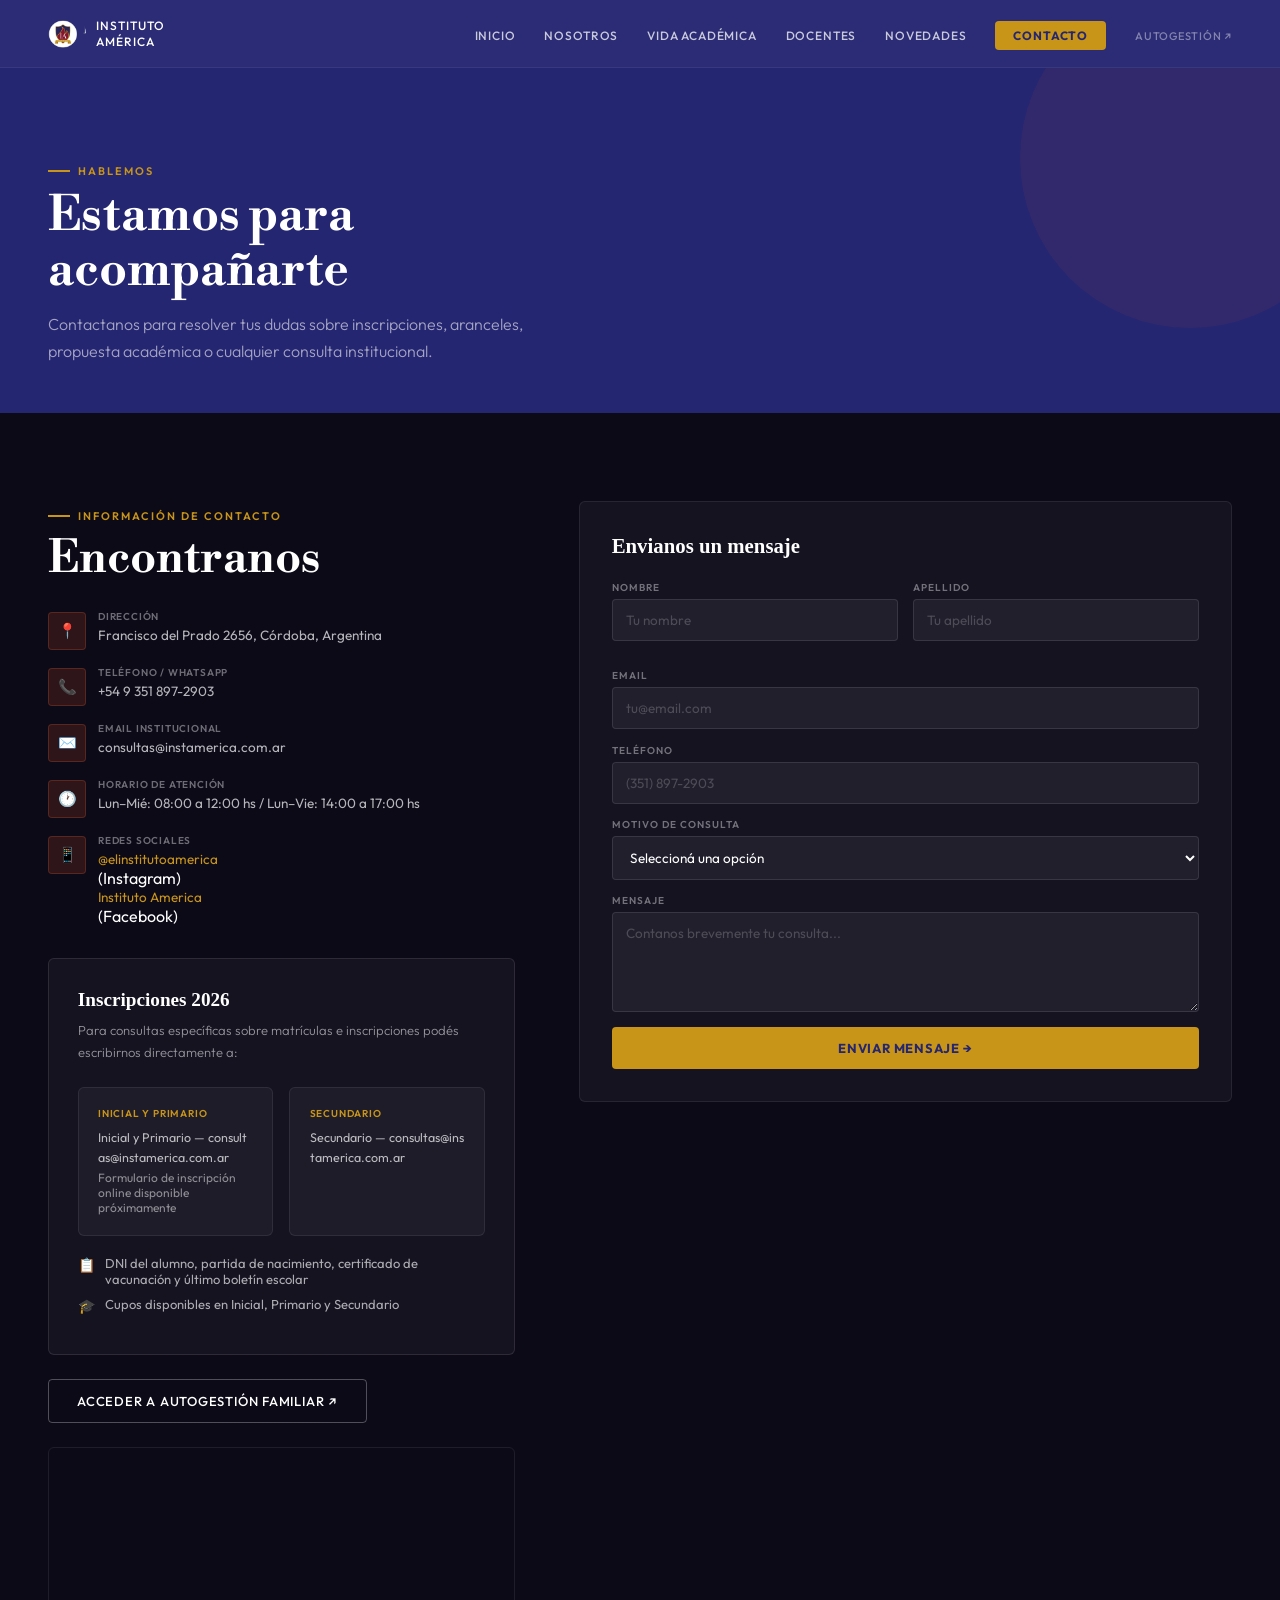
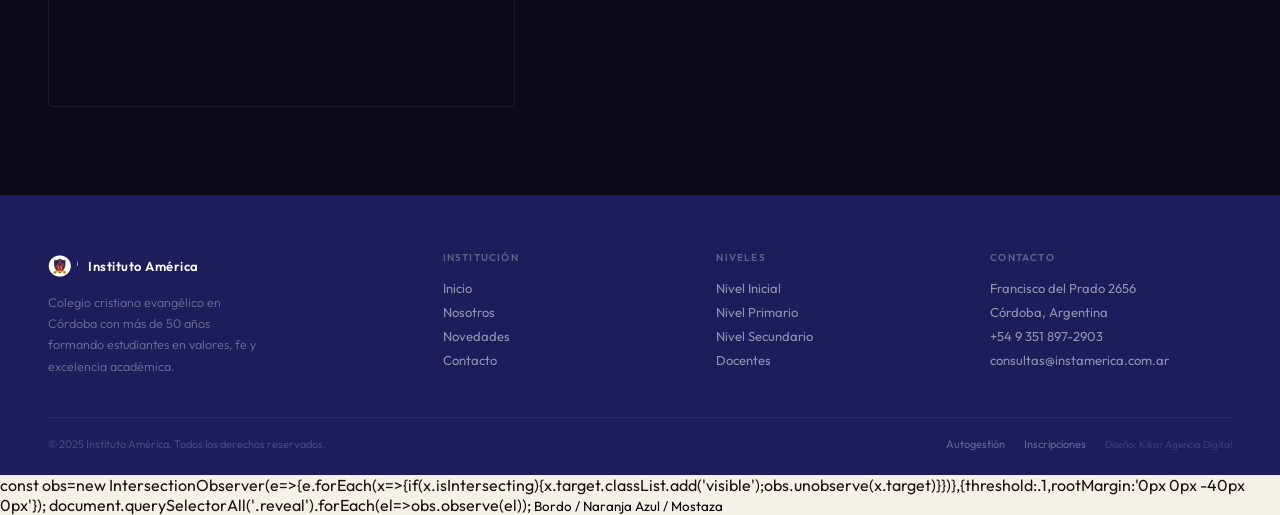
<file: contacto.html>
<!DOCTYPE html>
<html lang="es">
<head>
<meta charset="UTF-8">
<meta name="viewport" content="width=device-width, initial-scale=1.0">
<title>Contacto — Instituto América Córdoba</title>
<meta name="description" content="Contactá al Instituto América para inscripciones, información académica o cualquier consulta. Francisco del Prado 2656, Córdoba.">
<link rel="preconnect" href="https://fonts.googleapis.com">
<link href="https://fonts.googleapis.com/css2?family=Libre+Bodoni:ital,wght@0,400;0,700;1,400;1,700&family=Outfit:wght@300;400;500;600&display=swap" rel="stylesheet">
<link rel="stylesheet" href="css/styles.css">
<style>
.contacto-layout { display: grid; grid-template-columns: 1fr 1.4fr; gap: 4rem; align-items: start; }
.admisiones-box { background: rgba(255,255,255,.04); border: 1px solid rgba(255,255,255,.1); border-radius: 6px; padding: 1.8rem; margin-top: 2rem; }
.admisiones-box h3 { font-family: 'Playfair Display', serif; font-size: 1.2rem; font-weight: 700; color: #fff; margin-bottom: .5rem; }
.admisiones-box p { font-size: 13px; color: rgba(255,255,255,.55); line-height: 1.7; font-weight: 300; margin-bottom: 1rem; }
.detail-row { display: flex; gap: 10px; font-size: 13px; color: rgba(255,255,255,.65); margin-bottom: .6rem; align-items: flex-start; }
.detail-row span:first-child { color: var(--dorado); flex-shrink: 0; font-size: 14px; margin-top: 1px; }
.map-embed { width: 100%; height: 260px; border-radius: 6px; overflow: hidden; margin-top: 1.5rem; border: 1px solid rgba(255,255,255,.08); }
.map-embed iframe { width: 100%; height: 100%; border: none; filter: grayscale(30%) contrast(1.1); }
.email-cards { display: grid; grid-template-columns: 1fr 1fr; gap: 1rem; margin-top: 1.5rem; }
.email-card { background: rgba(255,255,255,.04); border: 1px solid rgba(255,255,255,.08); border-radius: 6px; padding: 1.2rem; }
.email-card .nivel { font-size: 10px; font-weight: 600; color: var(--dorado); text-transform: uppercase; letter-spacing: .08em; margin-bottom: .4rem; }
.email-card a { font-size: 12.5px; color: rgba(255,255,255,.7); word-break: break-all; }
.email-card a:hover { color: var(--dorado); }
@media(max-width:1024px){ .contacto-layout { grid-template-columns: 1fr; } .email-cards { grid-template-columns: 1fr; } }
</style>
</head>
<body>

<nav id="navbar">
  <a href="index.html" class="nav-logo"><img src="img/escudo.png" alt="Instituto América" class="nav-escudo" style="width:38px;height:38px;border-radius:50%;object-fit:cover;flex-shrink:0"><div class="nav-logo-text">Instituto<br>América</div></a>
  <ul class="nav-links">
    <li><a href="index.html">Inicio</a></li>
    <li><a href="nosotros.html">Nosotros</a></li>
    <li><a href="vida-academica.html">Vida Académica</a></li>
    <li><a href="docentes.html">Docentes</a></li>
    <li><a href="novedades.html">Novedades</a></li>
    <li><a href="contacto.html" class="nav-cta active">Contacto</a></li>
    <li><a href="https://deioweb.com.ar/SAG/" target="_blank" class="nav-autogestion">Autogestión ↗</a></li>
  </ul>
  <button class="hamburger" onclick="toggleMenu()" aria-label="Menú"><span></span><span></span><span></span></button>
</nav>
<div class="mobile-menu" id="mobileMenu">
  <a href="index.html">Inicio</a><a href="nosotros.html">Nosotros</a><a href="vida-academica.html">Vida Académica</a><a href="docentes.html">Docentes</a><a href="novedades.html">Novedades</a><a href="contacto.html">Contacto</a><a href="https://deioweb.com.ar/SAG/" target="_blank">Autogestión ↗</a>
</div>

<header class="page-header">
  <div class="page-header-tag">Hablemos</div>
  <h1>Estamos para acompañarte</h1>
  <p>Contactanos para resolver tus dudas sobre inscripciones, aranceles, propuesta académica o cualquier consulta institucional.</p>
</header>

<section class="section section-darker">
  <div class="contacto-layout">

    <!-- INFO -->
    <div class="reveal">
      <div class="section-tag" style="color:var(--dorado)">Información de contacto</div>
      <h2 class="section-title light" style="margin-bottom:1.5rem">Encontranos</h2>

      <div class="contact-item">
        <div class="contact-icon">📍</div>
        <div class="contact-text">
          <strong>Dirección</strong>
          <a href="https://www.google.com/maps/place/Francisco+del+Prado+2662,+X5012+C%C3%B3rdoba" target="_blank">Francisco del Prado 2656, Córdoba, Argentina</a>
        </div>
      </div>
      <div class="contact-item">
        <div class="contact-icon">📞</div>
        <div class="contact-text">
          <strong>Teléfono / WhatsApp</strong>
          <a href="https://wa.me/5493511234567">+54 9 351 897-2903</a>
        </div>
      </div>
      <div class="contact-item">
        <div class="contact-icon">✉️</div>
        <div class="contact-text">
          <strong>Email institucional</strong>
          <a href="mailto:consultas@instamerica.com.ar">consultas@instamerica.com.ar</a>
        </div>
      </div>
      <div class="contact-item">
        <div class="contact-icon">🕐</div>
        <div class="contact-text">
          <strong>Horario de atención</strong>
          <span>Lun–Mié: 08:00 a 12:00 hs / Lun–Vie: 14:00 a 17:00 hs</span>
        </div>
      </div>
      <div class="contact-item">
        <div class="contact-icon">📱</div>
        <div class="contact-text">
          <strong>Redes sociales</strong>
          <a href="https://instagram.com/elinstitutoamerica" target="_blank" style="color:var(--dorado)">@elinstitutoamerica</a> (Instagram)<br>
          <a href="https://facebook.com/InstitutoAmerica" target="_blank" style="color:var(--dorado)">Instituto America</a> (Facebook)
        </div>
      </div>

      <!-- INSCRIPCIONES -->
      <div class="admisiones-box">
        <h3>Inscripciones 2026</h3>
        <p>Para consultas específicas sobre matrículas e inscripciones podés escribirnos directamente a:</p>
        <div class="email-cards">
          <div class="email-card">
            <div class="nivel">Inicial y Primario</div>
            <a href="mailto:consultas@instamerica.com.ar">Inicial y Primario — consultas@instamerica.com.ar</a>
            <br><span style="font-size:12px;color:rgba(255,255,255,.5);margin-top:4px;display:block">Formulario de inscripción online disponible próximamente</span>
          </div>
          <div class="email-card">
            <div class="nivel">Secundario</div>
            <a href="mailto:consultas@instamerica.com.ar">Secundario — consultas@instamerica.com.ar</a>
          </div>
        </div>
        <div style="margin-top:1.2rem">
          <div class="detail-row"><span>📋</span><span>DNI del alumno, partida de nacimiento, certificado de vacunación y último boletín escolar</span></div>
          <div class="detail-row"><span>🎓</span><span>Cupos disponibles en Inicial, Primario y Secundario</span></div>
        </div>
      </div>

      <!-- AUTOGESTIÓN -->
      <div style="margin-top:1.5rem">
        <a href="https://deioweb.com.ar/SAG/" target="_blank" class="btn-ghost">Acceder a Autogestión familiar ↗</a>
      </div>

      <!-- MAPA -->
      <div class="map-embed">
        <iframe src="https://www.google.com/maps/embed?pb=!1m18!1m12!1m3!1d3404.8!2d-64.155175!3d-31.376884!2m3!1f0!2f0!3f0!3m2!1i1024!2i768!4f13.1!3m3!1m2!1s0x94329825ca95c5f1%3A0xcb6a591462caffd0!2sFrancisco%20del%20Prado%202662%2C%20X5012%20C%C3%B3rdoba!5e0!3m2!1ses!2sar!4v1" allowfullscreen="" loading="lazy" referrerpolicy="no-referrer-when-downgrade"></iframe>
      </div>
    </div>

    <!-- FORM -->
    <div class="contacto-form reveal d1" id="formContainer">
      <!-- FORMULARIO -->
      <div id="formContent">
        <h3 style="font-family:'Playfair Display',serif;font-size:1.3rem;color:#fff;margin-bottom:1.4rem">Envianos un mensaje</h3>
        <div class="form-row" style="margin-bottom:.9rem">
          <div class="form-group"><label>Nombre</label><input type="text" id="fNombre" placeholder="Tu nombre" required></div>
          <div class="form-group"><label>Apellido</label><input type="text" id="fApellido" placeholder="Tu apellido" required></div>
        </div>
        <div class="form-group"><label>Email</label><input type="email" id="fEmail" placeholder="tu@email.com" required></div>
        <div class="form-group"><label>Teléfono</label><input type="tel" id="fTelefono" placeholder="(351) 897-2903"></div>
        <div class="form-group">
          <label>Motivo de consulta</label>
          <select id="fMotivo">
            <option value="" disabled selected>Seleccioná una opción</option>
            <option>Inscripción Nivel Inicial</option>
            <option>Inscripción Nivel Primario</option>
            <option>Inscripción Nivel Secundario</option>
            <option>Información académica</option>
            <option>Aranceles y becas</option>
            <option>Trabajo docente</option>
            <option>Otro</option>
          </select>
        </div>
        <div class="form-group"><label>Mensaje</label><textarea id="fMensaje" placeholder="Contanos brevemente tu consulta..."></textarea></div>
        <button class="btn-primary" id="btnEnviar" style="width:100%;justify-content:center" onclick="enviarFormulario()">Enviar mensaje →</button>
        <p id="formError" style="display:none;margin-top:.8rem;font-size:12px;color:#ff6b6b;text-align:center"></p>
      </div>

      <!-- ESTADO: ENVIADO -->
      <div id="formSuccess" style="display:none;text-align:center;padding:3rem 1.5rem">
        <div style="width:72px;height:72px;border-radius:50%;background:rgba(224,90,43,.15);display:flex;align-items:center;justify-content:center;margin:0 auto 1.5rem;animation:scaleIn .5s cubic-bezier(.34,1.56,.64,1)">
          <svg width="32" height="32" viewBox="0 0 24 24" fill="none" stroke="var(--dorado)" stroke-width="2.5" stroke-linecap="round" stroke-linejoin="round"><polyline points="20 6 9 17 4 12"></polyline></svg>
        </div>
        <h3 style="font-family:'Playfair Display',serif;font-size:1.5rem;color:#fff;margin-bottom:.6rem">¡Solicitud enviada!</h3>
        <p style="color:rgba(255,255,255,.6);font-size:13.5px;line-height:1.7;max-width:320px;margin:0 auto 1.5rem;font-weight:300">Recibimos tu consulta correctamente. Nos vamos a comunicar con vos a la brevedad.</p>
        <div style="padding:1rem;background:rgba(255,255,255,.04);border:1px solid rgba(255,255,255,.08);border-radius:6px;margin-bottom:1.5rem">
          <p style="font-size:11px;color:rgba(255,255,255,.35);text-transform:uppercase;letter-spacing:.1em;margin-bottom:.3rem">Datos enviados</p>
          <p id="resumenEnvio" style="font-size:13px;color:rgba(255,255,255,.6);line-height:1.6"></p>
        </div>
        <button class="btn-primary" style="background:rgba(255,255,255,.08);border:1px solid rgba(255,255,255,.2);width:100%;justify-content:center" onclick="resetFormulario()">Enviar otra consulta</button>
      </div>
    </div>

  </div>
</section>

<footer>
  <div class="footer-grid">
    <div class="footer-brand"><div class="logo-row"><img src="img/escudo.png" alt="IA" style="width:30px;height:30px;border-radius:50%;object-fit:cover"><span class="logo-name">Instituto América</span></div><p>Colegio cristiano evangélico en Córdoba con más de 50 años formando estudiantes en valores, fe y excelencia académica.</p></div>
    <div class="footer-col"><h4>Institución</h4><a href="index.html">Inicio</a><a href="nosotros.html">Nosotros</a><a href="novedades.html">Novedades</a><a href="contacto.html">Contacto</a></div>
    <div class="footer-col"><h4>Niveles</h4><a href="vida-academica.html#inicial">Nivel Inicial</a><a href="vida-academica.html#primario">Nivel Primario</a><a href="vida-academica.html#secundario">Nivel Secundario</a><a href="docentes.html">Docentes</a></div>
    <div class="footer-col"><h4>Contacto</h4><span>Francisco del Prado 2656</span><span>Córdoba, Argentina</span><a href="https://wa.me/5493511234567">+54 9 351 897-2903</a><a href="mailto:consultas@instamerica.com.ar">consultas@instamerica.com.ar</a></div>
  </div>
  <div class="footer-bottom">
    <p>© 2025 Instituto América. Todos los derechos reservados.</p>
    <div class="footer-right"><a href="https://deioweb.com.ar/SAG/" target="_blank">Autogestión</a><a href="contacto.html">Inscripciones</a><span class="footer-credit">Diseño: Kikar Agencia Digital</span></div>
  </div>
</footer>

<script>
window.addEventListener('scroll',()=>document.getElementById('navbar').classList.toggle('scrolled',scrollY>50));
function toggleMenu(){document.getElementById('mobileMenu').classList.toggle('open')}

// ─── GOOGLE SHEETS FORM ─────────────────────────────────
// INSTRUCCIONES PARA CONECTAR:
// 1. Creá un Google Sheet nuevo
// 2. En la primera fila poné los encabezados: Fecha | Nombre | Apellido | Email | Teléfono | Motivo | Mensaje
// 3. Andá a Extensiones → Apps Script
// 4. Pegá este código:
//
//   function doPost(e) {
//     var sheet = SpreadsheetApp.getActiveSpreadsheet().getActiveSheet();
//     var data = JSON.parse(e.postData.contents);
//     sheet.appendRow([
//       new Date(),
//       data.nombre,
//       data.apellido,
//       data.email,
//       data.telefono,
//       data.motivo,
//       data.mensaje
//     ]);
//     return ContentService.createTextOutput(JSON.stringify({result: 'ok'}))
//       .setMimeType(ContentService.MimeType.JSON);
//   }
//
// 5. Hacé click en "Implementar" → "Nueva implementación"
// 6. Tipo: "App web", Ejecutar como: "Yo", Acceso: "Cualquier persona"
// 7. Copiá la URL y pegala abajo reemplazando PEGAR_URL_ACA

var GOOGLE_SHEET_URL = 'https://script.google.com/macros/s/AKfycbySO0Jp_jww7HxwGN9JeB_aE2eAjJT3Hl_qMX8Gjb5RmFNcAboZOWudZqeCNNCb_2twHw/exec';

function enviarFormulario() {
  var nombre = document.getElementById('fNombre').value.trim();
  var apellido = document.getElementById('fApellido').value.trim();
  var email = document.getElementById('fEmail').value.trim();
  var telefono = document.getElementById('fTelefono').value.trim();
  var motivo = document.getElementById('fMotivo').value;
  var mensaje = document.getElementById('fMensaje').value.trim();
  var errorEl = document.getElementById('formError');
  var btn = document.getElementById('btnEnviar');

  // Validación
  errorEl.style.display = 'none';
  if (!nombre || !apellido || !email) {
    errorEl.textContent = 'Por favor completá nombre, apellido y email.';
    errorEl.style.display = 'block';
    return;
  }
  if (!email.includes('@') || !email.includes('.')) {
    errorEl.textContent = 'Ingresá un email válido.';
    errorEl.style.display = 'block';
    return;
  }

  // UI loading
  btn.textContent = 'Enviando...';
  btn.disabled = true;
  btn.style.opacity = '.6';

  var payload = {
    nombre: nombre,
    apellido: apellido,
    email: email,
    telefono: telefono,
    motivo: motivo,
    mensaje: mensaje
  };

  // Si la URL del Sheet está configurada, enviar
  if (GOOGLE_SHEET_URL && GOOGLE_SHEET_URL !== 'PEGAR_URL_ACA') {
    fetch(GOOGLE_SHEET_URL, {
      method: 'POST',
      mode: 'no-cors',
      headers: { 'Content-Type': 'application/json' },
      body: JSON.stringify(payload)
    }).then(function() {
      mostrarExito(payload);
    }).catch(function(err) {
      // no-cors siempre llega acá pero igual se envía
      mostrarExito(payload);
    });
  } else {
    // Sin sheet configurado: simular envío para demo
    setTimeout(function() { mostrarExito(payload); }, 800);
  }
}

function mostrarExito(data) {
  document.getElementById('formContent').style.display = 'none';
  document.getElementById('formSuccess').style.display = 'block';
  document.getElementById('resumenEnvio').innerHTML =
    '<strong>' + data.nombre + ' ' + data.apellido + '</strong><br>' +
    data.email + (data.telefono ? ' · ' + data.telefono : '') +
    (data.motivo ? '<br>' + data.motivo : '');
}

function resetFormulario() {
  document.getElementById('formContent').style.display = 'block';
  document.getElementById('formSuccess').style.display = 'none';
  document.getElementById('fNombre').value = '';
  document.getElementById('fApellido').value = '';
  document.getElementById('fEmail').value = '';
  document.getElementById('fTelefono').value = '';
  document.getElementById('fMotivo').selectedIndex = 0;
  document.getElementById('fMensaje').value = '';
  var btn = document.getElementById('btnEnviar');
  btn.textContent = 'Enviar mensaje →';
  btn.disabled = false;
  btn.style.opacity = '1';
}

var obs=new IntersectionObserver(function(e){e.forEach(function(x){if(x.isIntersecting){x.target.classList.add('visible');obs.unobserve(x.target)}})},{threshold:.1,rootMargin:'0px 0px -40px 0px'});
document.querySelectorAll('.reveal').forEach(function(el){obs.observe(el)});
</script>
const obs=new IntersectionObserver(e=>{e.forEach(x=>{if(x.isIntersecting){x.target.classList.add('visible');obs.unobserve(x.target)}})},{threshold:.1,rootMargin:'0px 0px -40px 0px'});
document.querySelectorAll('.reveal').forEach(el=>obs.observe(el));
</script>

<button class="btn-original active" onclick="setTheme('original')">Bordo / Naranja</button>
  <button class="btn-institucional" onclick="setTheme('institucional')">Azul / Mostaza</button>
</div>

</body>
</html>
</file>
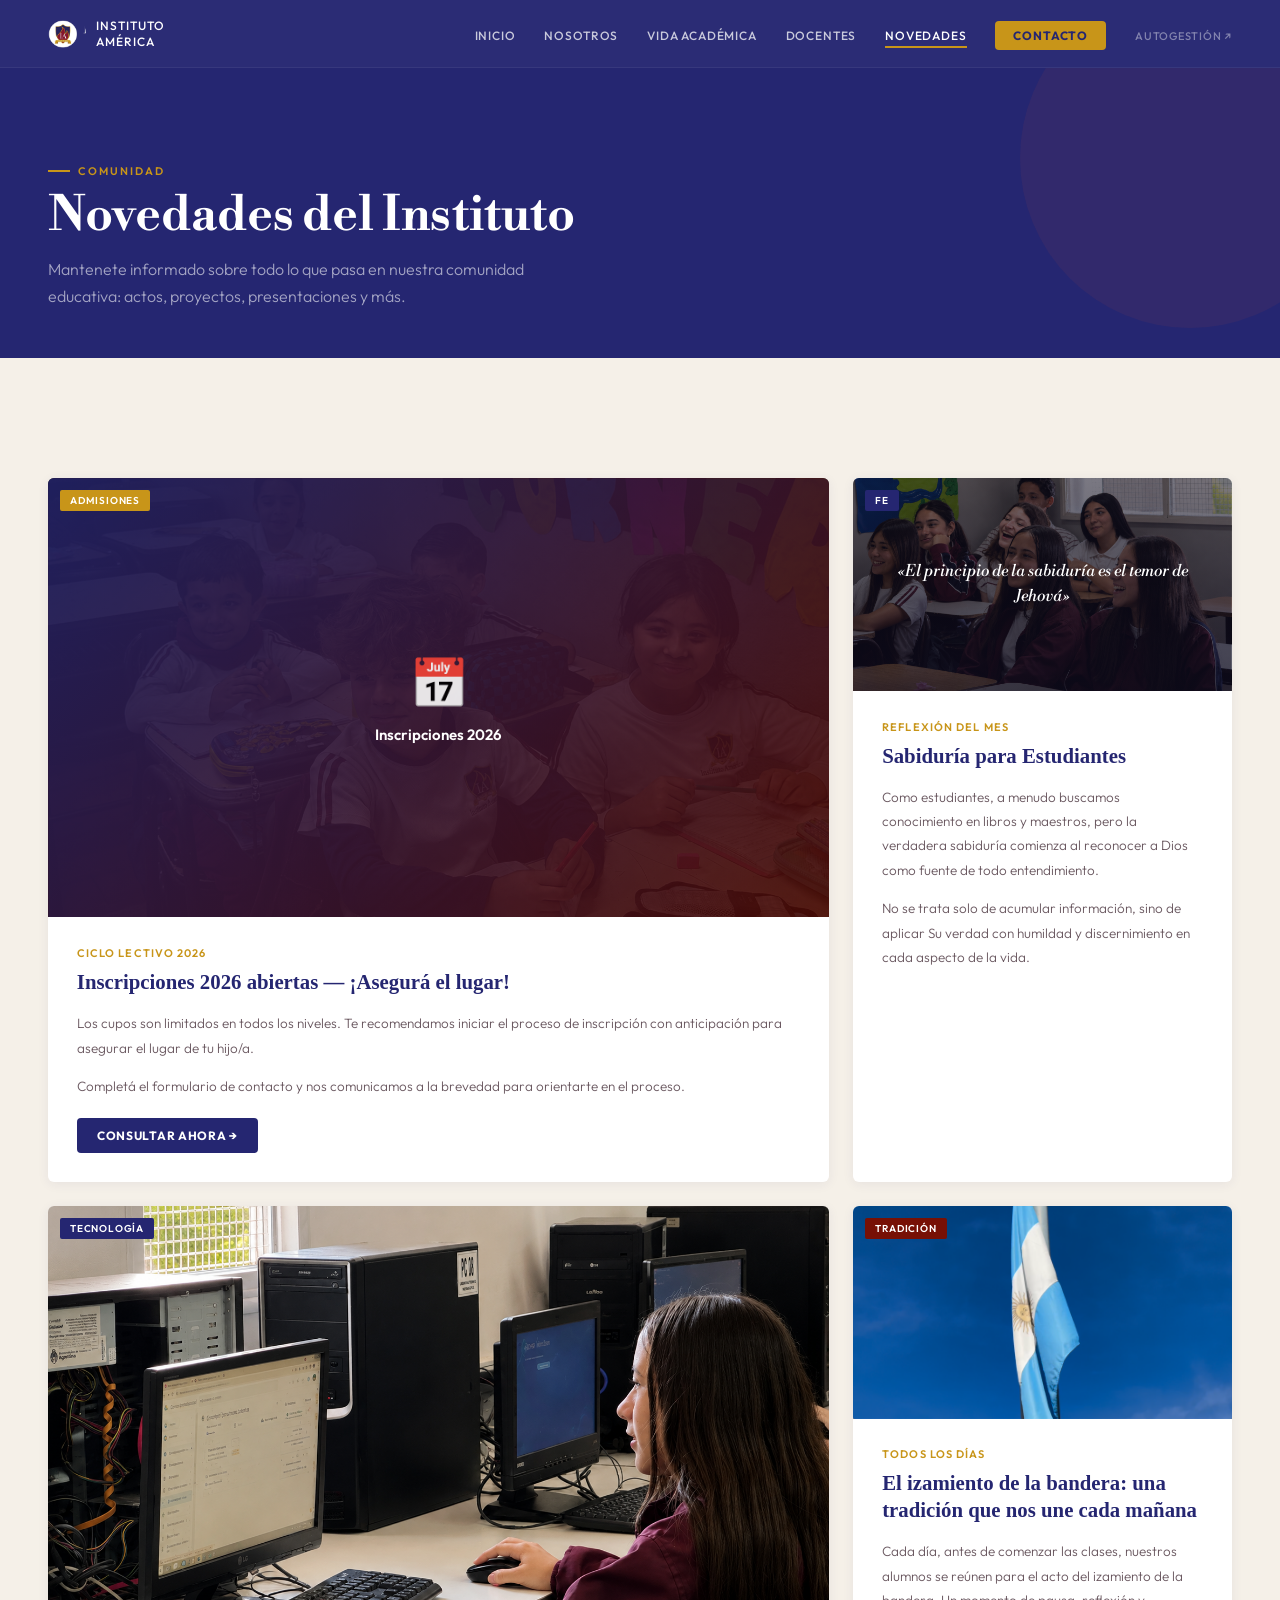
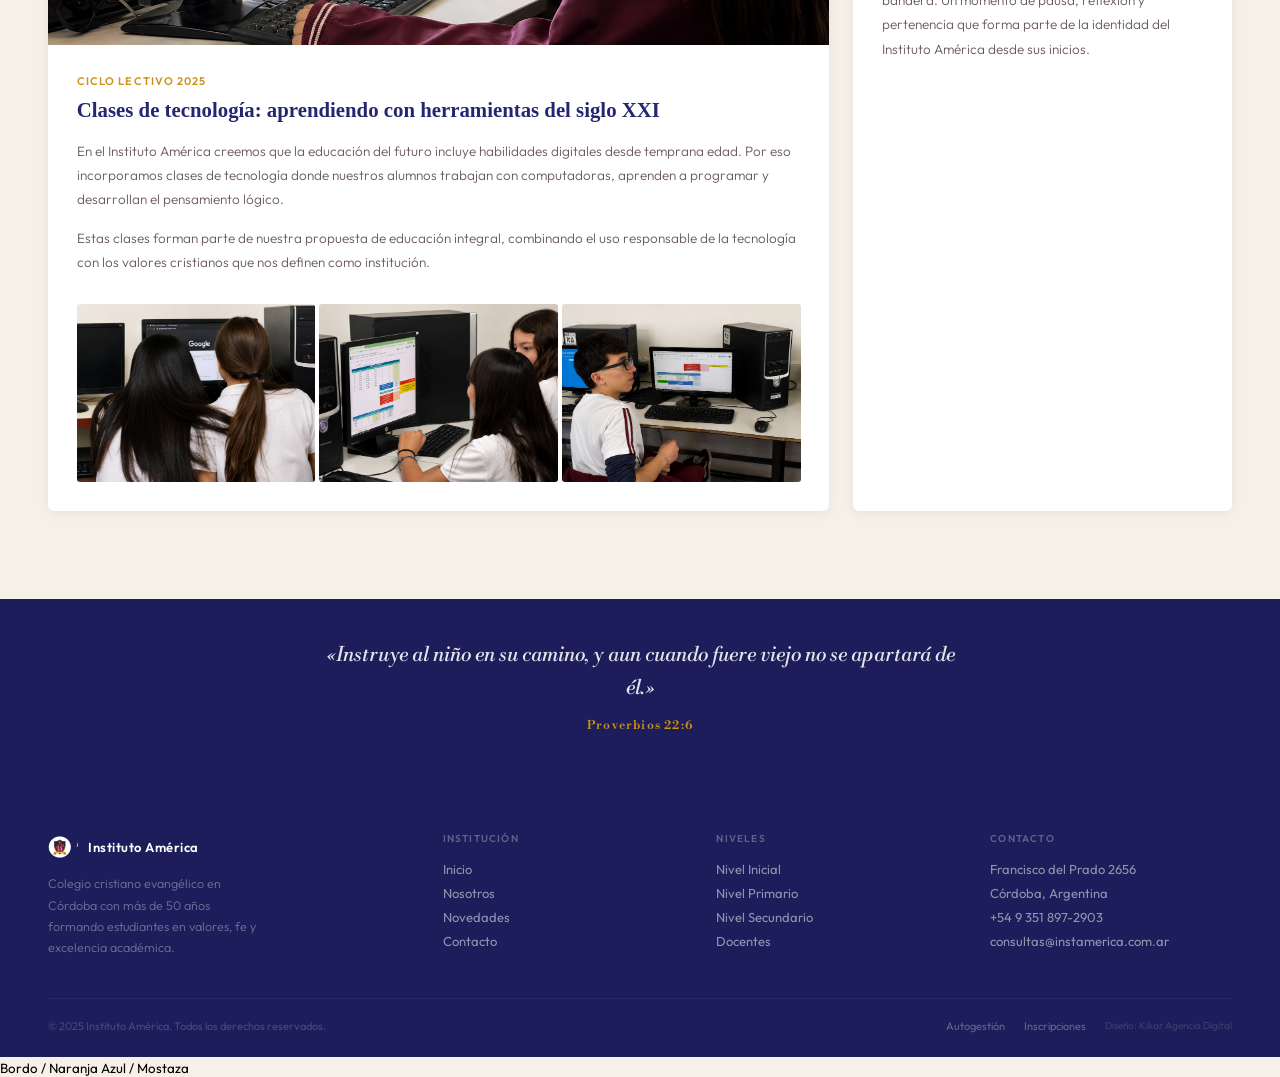
<file: novedades.html>
<!DOCTYPE html>
<html lang="es">
<head>
<meta charset="UTF-8">
<meta name="viewport" content="width=device-width, initial-scale=1.0">
<title>Novedades — Instituto América Córdoba</title>
<meta name="description" content="Últimas noticias y novedades del Instituto América. Mantenete informado sobre todo lo que pasa en nuestra comunidad educativa cristiana en Córdoba.">
<link rel="preconnect" href="https://fonts.googleapis.com">
<link href="https://fonts.googleapis.com/css2?family=Libre+Bodoni:ital,wght@0,400;0,700;1,400;1,700&family=Outfit:wght@300;400;500;600&display=swap" rel="stylesheet">
<link rel="stylesheet" href="css/styles.css">
<style>
.novedades-grid { display: grid; grid-template-columns: repeat(3,1fr); gap: 1.5rem; }
.novedad-full { background: #fff; border-radius: 6px; overflow: hidden; box-shadow: 0 2px 12px rgba(37,38,113,.07); }
.novedad-full-img { aspect-ratio: 16/9; overflow: hidden; position: relative; }
.novedad-full-img img { width: 100%; height: 100%; object-fit: cover; object-position: top center; transition: transform .4s; }
.novedad-full:hover .novedad-full-img img { transform: scale(1.04); }
.novedad-full-body { padding: 1.8rem; }
.novedad-full-body .fecha { font-size: 11px; font-weight: 600; color: var(--dorado); text-transform: uppercase; letter-spacing: .1em; margin-bottom: .5rem; }
.novedad-full-body h2 { font-family: 'Playfair Display', serif; font-size: 1.3rem; font-weight: 700; color: var(--azul); line-height: 1.3; margin-bottom: 1rem; }
.novedad-full-body p { font-size: 13.5px; color: var(--gris); line-height: 1.8; font-weight: 300; margin-bottom: .9rem; }
.novedad-full-body p:last-of-type { margin-bottom: 0; }
.novedad-col-main { grid-column: span 2; }
@media(max-width:1024px){ .novedades-grid { grid-template-columns: 1fr 1fr; } .novedad-col-main { grid-column: span 2; } }
@media(max-width:768px){ .novedades-grid { grid-template-columns: 1fr; } .novedad-col-main { grid-column: span 1; } }
</style>
</head>
<body>

<nav id="navbar">
  <a href="index.html" class="nav-logo"><img src="img/escudo.png" alt="Instituto América" class="nav-escudo" style="width:38px;height:38px;border-radius:50%;object-fit:cover;flex-shrink:0"><div class="nav-logo-text">Instituto<br>América</div></a>
  <ul class="nav-links">
    <li><a href="index.html">Inicio</a></li>
    <li><a href="nosotros.html">Nosotros</a></li>
    <li><a href="vida-academica.html">Vida Académica</a></li>
    <li><a href="docentes.html">Docentes</a></li>
    <li><a href="novedades.html" class="active">Novedades</a></li>
    <li><a href="contacto.html" class="nav-cta">Contacto</a></li>
    <li><a href="https://deioweb.com.ar/SAG/" target="_blank" class="nav-autogestion">Autogestión ↗</a></li>
  </ul>
  <button class="hamburger" onclick="toggleMenu()" aria-label="Menú"><span></span><span></span><span></span></button>
</nav>
<div class="mobile-menu" id="mobileMenu">
  <a href="index.html">Inicio</a><a href="nosotros.html">Nosotros</a><a href="vida-academica.html">Vida Académica</a><a href="docentes.html">Docentes</a><a href="novedades.html">Novedades</a><a href="contacto.html">Contacto</a><a href="https://deioweb.com.ar/SAG/" target="_blank">Autogestión ↗</a>
</div>

<header class="page-header">
  <div class="page-header-tag">Comunidad</div>
  <h1>Novedades del Instituto</h1>
  <p>Mantenete informado sobre todo lo que pasa en nuestra comunidad educativa: actos, proyectos, presentaciones y más.</p>
</header>

<section class="section">
  <div class="novedades-grid">

    <!-- CARD INSCRIPCIONES -->
    <div class="novedad-full novedad-col-main reveal">
      <div class="novedad-full-img" style="position:relative;background-image:linear-gradient(135deg,rgba(37,38,113,.82),rgba(119,16,5,.55)),url('img/COD21.png');background-size:cover;background-position:center;display:flex;align-items:center;justify-content:center">
        <div style="text-align:center;color:rgba(255,255,255,.9)">
          <div style="font-size:3rem;margin-bottom:.8rem">📅</div>
          <div style="font-size:15px;font-weight:600;color:#fff">Inscripciones 2026</div>
        </div>
        <span class="novedad-tag naranja">Admisiones</span>
      </div>
      <div class="novedad-full-body">
        <div class="fecha">Ciclo lectivo 2026</div>
        <h2>Inscripciones 2026 abiertas — ¡Asegurá el lugar!</h2>
        <p>Los cupos son limitados en todos los niveles. Te recomendamos iniciar el proceso de inscripción con anticipación para asegurar el lugar de tu hijo/a.</p>
        <p>Completá el formulario de contacto y nos comunicamos a la brevedad para orientarte en el proceso.</p>
        <div style="margin-top:1.2rem"><a href="contacto.html" class="btn-primary btn-bordo" style="font-size:12px;padding:10px 20px">Consultar ahora →</a></div>
      </div>
    </div>

    <!-- CARD REFLEXION -->
    <div class="novedad-full reveal d1">
      <div class="novedad-full-img" style="position:relative;background-image:linear-gradient(rgba(15,12,30,.55),rgba(15,12,30,.78)),url('img/COD22.png');background-size:cover;background-position:center;display:flex;align-items:center;justify-content:center;padding:2rem">
        <blockquote style="font-family:'Libre Bodoni','Playfair Display',serif;font-style:italic;color:#fff;font-size:1rem;text-align:center;line-height:1.6">«El principio de la sabiduría es el temor de Jehová»</blockquote>
        <span class="novedad-tag">Fe</span>
      </div>
      <div class="novedad-full-body">
        <div class="fecha">Reflexión del mes</div>
        <h2>Sabiduría para Estudiantes</h2>
        <p>Como estudiantes, a menudo buscamos conocimiento en libros y maestros, pero la verdadera sabiduría comienza al reconocer a Dios como fuente de todo entendimiento.</p>
        <p>No se trata solo de acumular información, sino de aplicar Su verdad con humildad y discernimiento en cada aspecto de la vida.</p>
      </div>
    </div>

    <!-- TECNOLOGÍA -->
    <div class="novedad-full novedad-col-main reveal">
      <div class="novedad-full-img" style="position:relative;overflow:hidden">
        <img src="img/COD15.png" alt="Clases de Tecnología" style="width:100%;height:100%;object-fit:cover;object-position:center top">
        <span class="novedad-tag" style="background:var(--azul)">Tecnología</span>
      </div>
      <div class="novedad-full-body">
        <div class="fecha">Ciclo lectivo 2025</div>
        <h2>Clases de tecnología: aprendiendo con herramientas del siglo XXI</h2>
        <p>En el Instituto América creemos que la educación del futuro incluye habilidades digitales desde temprana edad. Por eso incorporamos clases de tecnología donde nuestros alumnos trabajan con computadoras, aprenden a programar y desarrollan el pensamiento lógico.</p>
        <p>Estas clases forman parte de nuestra propuesta de educación integral, combinando el uso responsable de la tecnología con los valores cristianos que nos definen como institución.</p>
      </div>
      <!-- Mini galería tecnología -->
      <div style="display:grid;grid-template-columns:repeat(3,1fr);gap:4px;padding:0 1.8rem 1.8rem">
        <img src="img/COD16.png" alt="Tecnología" style="width:100%;aspect-ratio:4/3;object-fit:cover;border-radius:3px">
        <img src="img/COD17.png" alt="Tecnología" style="width:100%;aspect-ratio:4/3;object-fit:cover;border-radius:3px">
        <img src="img/COD18.png" alt="Tecnología" style="width:100%;aspect-ratio:4/3;object-fit:cover;border-radius:3px">
      </div>
    </div>

    <!-- IZAMIENTO DE BANDERA -->
    <div class="novedad-full reveal d1">
      <div class="novedad-full-img" style="position:relative;overflow:hidden">
        <img src="img/COD19.png" alt="Izamiento de Bandera" style="width:100%;height:100%;object-fit:cover;object-position:center">
        <span class="novedad-tag" style="background:var(--bordo)">Tradición</span>
      </div>
      <div class="novedad-full-body">
        <div class="fecha">Todos los días</div>
        <h2>El izamiento de la bandera: una tradición que nos une cada mañana</h2>
        <p>Cada día, antes de comenzar las clases, nuestros alumnos se reúnen para el acto del izamiento de la bandera. Un momento de pausa, reflexión y pertenencia que forma parte de la identidad del Instituto América desde sus inicios.</p>
        <div style="margin-top:1.2rem;border-radius:6px;overflow:hidden;aspect-ratio:16/9;position:relative">
          <iframe
            src="https://www.youtube.com/embed/LNo2IkPvGgM?rel=0&modestbranding=1"
            title="Izamiento de bandera — Instituto América"
            frameborder="0"
            allow="accelerometer; autoplay; clipboard-write; encrypted-media; gyroscope; picture-in-picture"
            allowfullscreen
            style="position:absolute;inset:0;width:100%;height:100%">
          </iframe>
        </div>
      </div>
    </div>

  </div>
</section>

<div class="versiculo">
  <blockquote>«Instruye al niño en su camino, y aun cuando fuere viejo no se apartará de él.» <cite>Proverbios 22:6</cite></blockquote>
</div>

<footer>
  <div class="footer-grid">
    <div class="footer-brand"><div class="logo-row"><img src="img/escudo.png" alt="IA" style="width:30px;height:30px;border-radius:50%;object-fit:cover"><span class="logo-name">Instituto América</span></div><p>Colegio cristiano evangélico en Córdoba con más de 50 años formando estudiantes en valores, fe y excelencia académica.</p></div>
    <div class="footer-col"><h4>Institución</h4><a href="index.html">Inicio</a><a href="nosotros.html">Nosotros</a><a href="novedades.html">Novedades</a><a href="contacto.html">Contacto</a></div>
    <div class="footer-col"><h4>Niveles</h4><a href="vida-academica.html#inicial">Nivel Inicial</a><a href="vida-academica.html#primario">Nivel Primario</a><a href="vida-academica.html#secundario">Nivel Secundario</a><a href="docentes.html">Docentes</a></div>
    <div class="footer-col"><h4>Contacto</h4><span>Francisco del Prado 2656</span><span>Córdoba, Argentina</span><span>+54 9 351 897-2903</span><span>consultas@instamerica.com.ar</span></div>
  </div>
  <div class="footer-bottom">
    <p>© 2025 Instituto América. Todos los derechos reservados.</p>
    <div class="footer-right"><a href="https://deioweb.com.ar/SAG/" target="_blank">Autogestión</a><a href="contacto.html">Inscripciones</a><span class="footer-credit">Diseño: Kikar Agencia Digital</span></div>
  </div>
</footer>

<script>
window.addEventListener('scroll',()=>document.getElementById('navbar').classList.toggle('scrolled',scrollY>50));
function toggleMenu(){document.getElementById('mobileMenu').classList.toggle('open')}
const obs=new IntersectionObserver(e=>{e.forEach(x=>{if(x.isIntersecting){x.target.classList.add('visible');obs.unobserve(x.target)}})},{threshold:.1,rootMargin:'0px 0px -40px 0px'});
document.querySelectorAll('.reveal').forEach(el=>obs.observe(el));
</script>

<button class="btn-original active" onclick="setTheme('original')">Bordo / Naranja</button>
  <button class="btn-institucional" onclick="setTheme('institucional')">Azul / Mostaza</button>
</div>

</body>
</html>
</file>
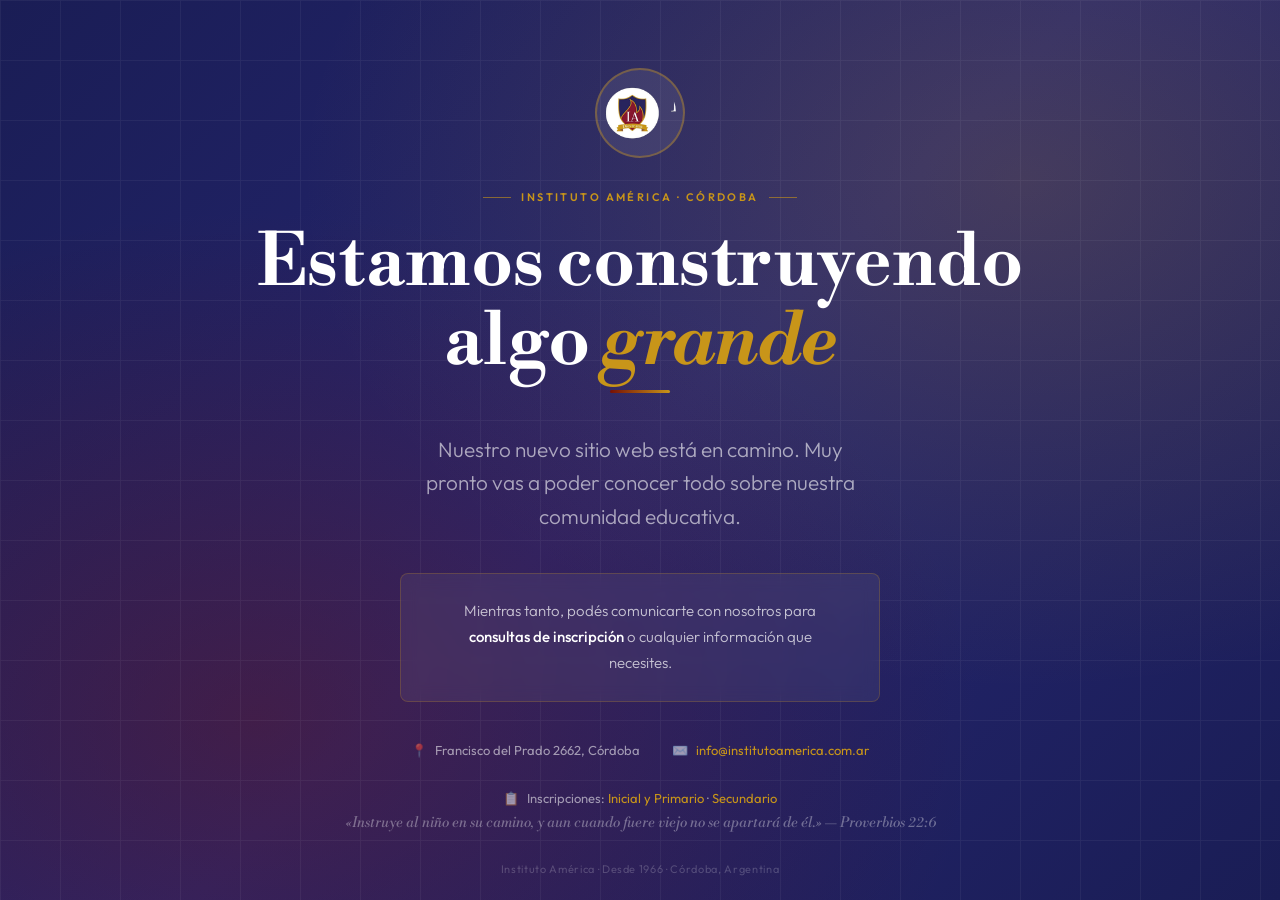
<file: proximamente.html>
<!DOCTYPE html>
<html lang="es">
<head>
<meta charset="UTF-8">
<meta name="viewport" content="width=device-width, initial-scale=1.0">
<title>Instituto América — Próximamente</title>
<meta name="description" content="Instituto América Córdoba — Sitio en construcción.">
<link rel="preconnect" href="https://fonts.googleapis.com">
<link href="https://fonts.googleapis.com/css2?family=Libre+Bodoni:ital,wght@0,400;0,700;1,400&family=Outfit:wght@300;400;500;600&display=swap" rel="stylesheet">
<style>
  *, *::before, *::after { margin: 0; padding: 0; box-sizing: border-box; }
  :root {
    --azul:   #252671;
    --dorado: #C89519;
    --bordo:  #771005;
    --crema:  #F5F0E8;
  }
  html, body {
    height: 100%;
    font-family: 'Outfit', sans-serif;
    background: var(--azul);
    color: #fff;
    overflow: hidden;
  }

  /* Fondo animado */
  .bg {
    position: fixed; inset: 0; z-index: 0;
    background:
      radial-gradient(ellipse at 20% 80%, rgba(119,16,5,.35) 0%, transparent 50%),
      radial-gradient(ellipse at 80% 20%, rgba(200,149,25,.2) 0%, transparent 50%),
      linear-gradient(135deg, #1a1d55 0%, #252671 50%, #1a1d55 100%);
    animation: bgPulse 8s ease-in-out infinite alternate;
  }
  @keyframes bgPulse {
    from { opacity: 1; }
    to { opacity: .85; }
  }

  /* Grilla decorativa */
  .grid-lines {
    position: fixed; inset: 0; z-index: 0; opacity: .06;
    background-image:
      linear-gradient(rgba(255,255,255,.8) 1px, transparent 1px),
      linear-gradient(90deg, rgba(255,255,255,.8) 1px, transparent 1px);
    background-size: 60px 60px;
  }

  /* Contenido */
  .wrap {
    position: relative; z-index: 2;
    min-height: 100vh;
    display: flex; flex-direction: column;
    align-items: center; justify-content: center;
    padding: 2rem;
    text-align: center;
  }

  /* Escudo */
  .escudo-wrap {
    width: 90px; height: 90px;
    border-radius: 50%;
    background: rgba(255,255,255,.08);
    border: 2px solid rgba(200,149,25,.4);
    display: flex; align-items: center; justify-content: center;
    margin-bottom: 2rem;
    animation: float 4s ease-in-out infinite;
  }
  .escudo-wrap img { width: 72px; height: 72px; border-radius: 50%; object-fit: cover; }
  @keyframes float {
    0%, 100% { transform: translateY(0); }
    50%       { transform: translateY(-8px); }
  }

  /* Textos */
  .eyebrow {
    font-size: 11px; font-weight: 600; letter-spacing: .22em;
    text-transform: uppercase; color: var(--dorado); margin-bottom: 1.2rem;
    display: flex; align-items: center; gap: 10px; justify-content: center;
  }
  .eyebrow::before, .eyebrow::after {
    content: ''; width: 28px; height: 1px; background: var(--dorado); opacity: .6;
  }

  h1 {
    font-family: 'Libre Bodoni', serif;
    font-size: clamp(2.4rem, 6vw, 4.5rem);
    font-weight: 700; line-height: 1.1;
    margin-bottom: .5rem;
    color: #fff;
  }
  h1 em { font-style: italic; color: var(--dorado); }

  .subtitle {
    font-size: clamp(1rem, 2.5vw, 1.3rem);
    color: rgba(255,255,255,.6);
    font-weight: 300; line-height: 1.6;
    max-width: 460px; margin: 0 auto 2.5rem;
  }

  /* Separador */
  .sep {
    width: 60px; height: 3px;
    background: linear-gradient(to right, var(--bordo), var(--dorado));
    border-radius: 2px; margin: 0 auto 2.5rem;
  }

  /* Mensaje */
  .message {
    background: rgba(255,255,255,.06);
    border: 1px solid rgba(200,149,25,.25);
    border-radius: 8px;
    padding: 1.5rem 2.5rem;
    max-width: 480px;
    margin-bottom: 2.5rem;
    backdrop-filter: blur(8px);
  }
  .message p {
    font-size: 15px; line-height: 1.75;
    color: rgba(255,255,255,.72);
    font-weight: 300;
  }
  .message strong { color: #fff; font-weight: 500; }

  /* Contacto */
  .contact-row {
    display: flex; gap: 2rem; flex-wrap: wrap; justify-content: center;
    margin-bottom: 2rem;
  }
  .contact-item {
    display: flex; align-items: center; gap: 8px;
    font-size: 13px; color: rgba(255,255,255,.55);
  }
  .contact-item a { color: var(--dorado); text-decoration: none; transition: opacity .2s; }
  .contact-item a:hover { opacity: .75; }

  /* Footer */
  .foot {
    position: fixed; bottom: 1.5rem; left: 0; right: 0;
    text-align: center; z-index: 2;
  }
  .foot p { font-size: 11px; color: rgba(255,255,255,.2); letter-spacing: .06em; }

  /* Versículo */
  .versiculo {
    font-family: 'Libre Bodoni', serif;
    font-style: italic;
    font-size: 14px;
    color: rgba(255,255,255,.35);
    margin-top: .5rem;
  }

  @media (max-width: 480px) {
    .contact-row { flex-direction: column; gap: 1rem; align-items: center; }
    .message { padding: 1.2rem 1.5rem; }
  }
</style>
</head>
<body>
<div class="bg"></div>
<div class="grid-lines"></div>

<div class="wrap">
  <div class="escudo-wrap">
    <img src="img/escudo.png" alt="Instituto América" onerror="this.style.display='none';this.parentElement.innerHTML='<span style=\'font-family:Libre Bodoni,serif;font-size:1.6rem;font-weight:700;color:#C89519\'>IA</span>'">
  </div>

  <div class="eyebrow">Instituto América · Córdoba</div>

  <h1>Estamos construyendo<br>algo <em>grande</em></h1>

  <div class="sep"></div>

  <p class="subtitle">Nuestro nuevo sitio web está en camino. Muy pronto vas a poder conocer todo sobre nuestra comunidad educativa.</p>

  <div class="message">
    <p>Mientras tanto, podés comunicarte con nosotros para <strong>consultas de inscripción</strong> o cualquier información que necesites.</p>
  </div>

  <div class="contact-row">
    <div class="contact-item">
      <span>📍</span>
      <span>Francisco del Prado 2662, Córdoba</span>
    </div>
    <div class="contact-item">
      <span>✉️</span>
      <a href="mailto:info@institutoamerica.com.ar">info@institutoamerica.com.ar</a>
    </div>
  </div>
  <div class="contact-row" style="margin-bottom:0">
    <div class="contact-item">
      <span>📋</span>
      <span>Inscripciones: <a href="mailto:matriculainicialprimario@gmail.com">Inicial y Primario</a> · <a href="mailto:matriculasecundario@gmail.com">Secundario</a></span>
    </div>
  </div>

  <p class="versiculo">«Instruye al niño en su camino, y aun cuando fuere viejo no se apartará de él.» — Proverbios 22:6</p>
</div>

<div class="foot">
  <p>Instituto América · Desde 1966 · Córdoba, Argentina</p>
</div>
</body>
</html>
</file>
<file: css/styles.css>
/* ═══════════════════════════════════════════════════════════
   INSTITUTO AMÉRICA · Kikar Agencia Digital
═══════════════════════════════════════════════════════════ */

*, *::before, *::after { margin: 0; padding: 0; box-sizing: border-box; }
:root {
  /* Paleta oficial Instituto América */
  --bordo:    #771005;   /* PANTONE P 50-16 C */
  --bordo2:   #5C0C04;
  --bordo3:   #8B1A0A;
  --azul:     #252671;   /* PANTONE P 100-8 C */
  --azul2:    #1C1D5A;
  --dorado:   #C89519;   /* PANTONE 10122C Dorado */
  --dorado2:  #B08010;
  /* Naranja queda como acento cálido secundario */
  --naranja:  #C89519;   /* dorado como acento principal */
  --naranja2: #D9A82A;
  --crema:    #F5F0E8;
  --blanco:   #FFFFFF;
  --oscuro:   #0D0A18;
  --texto:    #1E1010;
  --gris:     #6A5860;
  --gris-l:   #E5DDD8;
}
html { scroll-behavior: smooth; overflow-x: hidden; }
*, *::before, *::after { max-width: 100vw; }

/* ─── THEME SWITCH BUTTON (dev only) ─── */
.theme-switch {
  position: fixed; bottom: 20px; right: 20px; z-index: 9999;
  display: flex; flex-direction: column; gap: 6px; align-items: flex-end;
}
.theme-switch button {
  padding: 10px 16px; border: none; border-radius: 6px;
  font-family: 'Outfit', sans-serif; font-size: 12px; font-weight: 600;
  cursor: pointer; box-shadow: 0 4px 16px rgba(0,0,0,.25);
  letter-spacing: .04em; text-transform: uppercase; transition: all .2s;
}
.theme-switch .btn-original {
  background: #771005; color: #C89519;
}
.theme-switch .btn-institucional {
  background: #27245D; color: #C99616;
}
.theme-switch button:hover {
  transform: translateY(-2px); box-shadow: 0 6px 20px rgba(0,0,0,.35);
}
.theme-switch button.active {
  outline: 3px solid #fff; outline-offset: 2px;
}
.theme-switch-label {
  font-size: 9px; color: rgba(0,0,0,.35); letter-spacing: .1em;
  text-transform: uppercase; text-align: right;
}

body {
  font-family: 'Outfit', sans-serif;
  background: var(--crema);
  color: var(--texto);
  overflow-x: hidden;
}
img { display: block; max-width: 100%; }
a { text-decoration: none; color: inherit; }
button { cursor: pointer; font-family: inherit; border: none; background: none; }

/* ─── NAV ─────────────────────────────────────────────── */
nav {
  position: fixed; top: 0; left: 0; right: 0; z-index: 200;
  height: 68px; padding: 0 3rem;
  display: flex; align-items: center; justify-content: space-between;
  background: rgba(37,38,113,.97); backdrop-filter: blur(12px);
  border-bottom: 1px solid rgba(255,255,255,.06);
  transition: all .3s ease;
}
nav.scrolled { height: 56px; box-shadow: 0 4px 24px rgba(0,0,0,.3); }
.nav-logo { display: flex; align-items: center; gap: 10px; color: var(--blanco); }
.nav-logo-mark {
  width: 36px; height: 36px; background: var(--naranja); border-radius: 4px;
  display: flex; align-items: center; justify-content: center;
  font-family: 'Libre Bodoni', 'Georgia', serif; font-weight: 900; font-size: 15px; color: #fff; flex-shrink: 0;
}
.nav-logo-text { font-size: 12px; font-weight: 500; letter-spacing: .08em; text-transform: uppercase; line-height: 1.3; }
.nav-links { display: flex; gap: 1.8rem; list-style: none; align-items: center; }
.nav-links a {
  color: rgba(255,255,255,.75); font-size: 12px; font-weight: 500;
  letter-spacing: .07em; text-transform: uppercase; transition: color .2s;
  padding-bottom: 3px; border-bottom: 2px solid transparent; cursor: pointer;
}
.nav-links a:hover, .nav-links a.active { color: #fff; border-bottom-color: var(--naranja); }
.nav-cta {
  padding: 7px 18px !important; background: var(--dorado) !important;
  color: var(--azul) !important; font-weight: 700 !important; border-radius: 4px !important; border-bottom: none !important;
  transition: background .2s !important;
}
.nav-cta:hover { background: var(--dorado2) !important; }
.nav-autogestion { opacity: .55; font-size: 11px !important; border-bottom: none !important; }

.hamburger {
  display: none; flex-direction: column; gap: 5px;
  padding: 4px; cursor: pointer;
}
.hamburger span { width: 22px; height: 2px; background: #fff; border-radius: 2px; display: block; transition: all .3s; }

.mobile-menu {
  display: none; position: fixed; top: 68px; left: 0; right: 0;
  background: var(--azul); z-index: 199; padding: 1.5rem;
  flex-direction: column; gap: .6rem; border-bottom: 2px solid var(--naranja);
  max-height: calc(100vh - 68px); overflow-y: auto;
}
.mobile-menu a {
  color: rgba(255,255,255,.8); font-size: 14px; font-weight: 500;
  letter-spacing: .06em; text-transform: uppercase; padding: .6rem 0;
  border-bottom: 1px solid rgba(255,255,255,.1);
}
.mobile-menu.open { display: flex; }

/* ─── BUTTONS ─────────────────────────────────────────── */
.btn-primary {
  padding: 13px 28px; background: var(--dorado); color: var(--azul);
  font-size: 13px; font-weight: 700; letter-spacing: .06em; text-transform: uppercase;
  border-radius: 4px; transition: all .2s;
  display: inline-flex; align-items: center; gap: 6px;
}
.btn-primary:hover { background: var(--dorado2); transform: translateY(-2px); box-shadow: 0 8px 20px rgba(200,149,25,.35); }
.btn-bordo { background: var(--azul) !important; color: #fff !important; }
.btn-bordo:hover { background: var(--azul2) !important; box-shadow: 0 8px 20px rgba(37,38,113,.3) !important; }
.btn-sec, .btn-ghost {
  padding: 13px 28px; border: 1px solid rgba(255,255,255,.28); color: #fff;
  font-size: 13px; font-weight: 500; letter-spacing: .06em; text-transform: uppercase;
  border-radius: 4px; transition: all .2s; display: inline-flex; align-items: center; gap: 6px;
}
.btn-sec:hover, .btn-ghost:hover { border-color: rgba(255,255,255,.7); background: rgba(255,255,255,.06); }

/* ─── HERO ────────────────────────────────────────────── */
.hero {
  min-height: 100vh; position: relative; display: flex; align-items: center;
  background: var(--azul); overflow: hidden;
}
/* MEDIA LAYER */
.hero-media {
  position: absolute; inset: 0; z-index: 0;
}
.hero-video {
  position: absolute; inset: 0; width: 100%; height: 100%;
  object-fit: cover; object-position: center;
}
/* SLIDESHOW */
.hero-slides { position: absolute; inset: 0; }
.hero-slide {
  position: absolute; inset: 0;
  background-size: cover; background-position: center;
  opacity: 0; transition: opacity 1.2s ease;
}
.hero-slide.active { opacity: 1; }
/* OVERLAY — azul gradient para legibilidad del texto */
.hero-overlay {
  position: absolute; inset: 0;
  background: linear-gradient(
    105deg,
    rgba(37,38,113,0.88) 0%,
    rgba(37,38,113,0.65) 45%,
    rgba(37,38,113,0.25) 70%,
    rgba(37,38,113,0.15) 100%
  );
}
/* DOTS */
.hero-dots {
  position: absolute; bottom: 1.8rem; right: 2rem;
  display: flex; gap: 6px; z-index: 3;
}
.hero-dot {
  width: 6px; height: 6px; border-radius: 50%;
  background: rgba(255,255,255,.3); cursor: pointer;
  transition: all .3s; border: none;
}
.hero-dot.active { background: var(--dorado); width: 20px; border-radius: 3px; }
.hero-img-half { display: none; } /* ya no se usa */
.hero-bg { display: none; }
.hero-content {
  position: relative; z-index: 2; padding: 0 3rem;
  max-width: 620px; animation: fadeUp .8s ease both;
}
.hero-content {
  position: relative; z-index: 2; padding: 0 3rem;
  max-width: 600px; animation: fadeUp .8s ease both;
}
.hero-eyebrow {
  display: inline-flex; align-items: center; gap: 10px;
  color: var(--dorado); font-size: 11px; font-weight: 600;
  letter-spacing: .18em; text-transform: uppercase; margin-bottom: 1.5rem;
}
.hero-eyebrow::before { content: ''; width: 28px; height: 2px; background: var(--dorado); }
.hero-title {
  font-family: 'Libre Bodoni', 'Georgia', serif;
  font-size: clamp(2.4rem, 5.5vw, 5rem); line-height: 1.06;
  color: #fff; font-weight: 900; margin-bottom: 1.4rem;
}
.hero-title em { font-style: italic; color: var(--dorado); }
.hero-sub {
  font-size: 1.05rem; line-height: 1.75; color: rgba(255,255,255,.62);
  font-weight: 300; max-width: 460px; margin-bottom: 2.4rem;
}
.hero-actions { display: flex; gap: .9rem; flex-wrap: wrap; }
.hero-stats {
  position: absolute; bottom: 2.5rem; left: 3rem;
  display: flex; gap: 2.5rem; z-index: 2;
  animation: fadeUp 1s ease .3s both;
}
.stat-num { font-family: 'Libre Bodoni', 'Georgia', serif; font-size: 2rem; font-weight: 700; color: var(--dorado); line-height: 1; }
.stat-label { font-size: 11px; color: rgba(255,255,255,.45); letter-spacing: .06em; text-transform: uppercase; margin-top: 4px; }

/* ─── PAGE HEADER ─────────────────────────────────────── */
.page-header {
  background: var(--azul); padding: 5.5rem 3rem 3rem;
  position: relative; overflow: hidden; margin-top: 68px;
}
.page-header::after {
  content: ''; position: absolute; right: -80px; top: -80px;
  width: 340px; height: 340px; border-radius: 50%; background: rgba(224,90,43,.07);
}
.page-header-tag {
  display: inline-flex; align-items: center; gap: 8px;
  color: var(--dorado); font-size: 11px; font-weight: 600;
  letter-spacing: .18em; text-transform: uppercase; margin-bottom: .7rem;
}
.page-header-tag::before { content: ''; width: 22px; height: 2px; background: var(--dorado); }
.page-header h1 {
  font-family: 'Libre Bodoni', 'Georgia', serif; font-size: clamp(2rem, 4vw, 3rem);
  font-weight: 700; color: #fff; line-height: 1.15; max-width: 600px;
}
.page-header p { font-size: 1rem; color: rgba(255,255,255,.58); margin-top: .7rem; max-width: 540px; font-weight: 300; line-height: 1.7; }

/* ─── SECTION ─────────────────────────────────────────── */
.section    { padding: 5.5rem 3rem; }
.section-sm { padding: 3.5rem 3rem; }
.section-dark    { background: var(--azul); color: #fff; }
.section-darker  { background: var(--oscuro); color: #fff; }
.section-mid     { background: var(--azul2); color: #fff; }
.section-tag {
  display: inline-flex; align-items: center; gap: 8px;
  color: var(--dorado); font-size: 11px; font-weight: 600;
  letter-spacing: .18em; text-transform: uppercase; margin-bottom: .7rem;
}
.section-tag::before { content: ''; width: 22px; height: 2px; background: var(--dorado); }
.section-title {
  font-family: 'Libre Bodoni', 'Georgia', serif; font-size: clamp(1.9rem, 3.5vw, 2.8rem);
  font-weight: 700; line-height: 1.15; color: var(--bordo);
}
.section-title.light, .section-title-light { color: #fff; }
.section-title.dark, .section-title-dark { color: var(--bordo); }

/* ─── REVEAL ──────────────────────────────────────────── */
.reveal { opacity: 0; transform: translateY(28px); transition: opacity .65s ease, transform .65s ease; }
.reveal.visible { opacity: 1; transform: translateY(0); }
.reveal-delay-1, .d1 { transition-delay: .1s; }
.reveal-delay-2, .d2 { transition-delay: .2s; }
.reveal-delay-3, .d3 { transition-delay: .3s; }

/* ─── VERSÍCULO ───────────────────────────────────────── */
.versiculo { background: var(--azul2); padding: 2.5rem 3rem; text-align: center; }
.versiculo blockquote {
  font-family: 'Libre Bodoni', 'Georgia', serif; font-size: 1.25rem;
  font-style: italic; color: rgba(255,255,255,.88);
  max-width: 660px; margin: 0 auto; line-height: 1.65;
}
.versiculo cite { display: block; margin-top: .7rem; font-size: 12px; color: var(--naranja); font-style: normal; font-weight: 600; letter-spacing: .1em; }

/* ─── NOSOTROS ────────────────────────────────────────── */
.nosotros-grid { display: grid; grid-template-columns: 1fr 1fr; gap: 4rem; align-items: center; }
.nosotros-img-wrap { position: relative; }
.nosotros-img-wrap img { width: 100%; aspect-ratio: 4/3; object-fit: cover; object-position: left center; border-radius: 4px; }
.accent-box {
  position: absolute; bottom: -20px; right: -20px;
  width: 130px; height: 130px; background: var(--bordo); border-radius: 4px;
  display: flex; flex-direction: column; align-items: center; justify-content: center;
  color: #fff; text-align: center; padding: .8rem;
}
.accent-num { font-family: 'Libre Bodoni', 'Georgia', serif; font-size: 2.6rem; font-weight: 700; color: var(--naranja); line-height: 1; }
.accent-lbl { font-size: 10px; font-weight: 500; letter-spacing: .06em; text-transform: uppercase; opacity: .8; margin-top: 3px; line-height: 1.3; }
.pilares { display: grid; grid-template-columns: 1fr 1fr; gap: .8rem; margin-top: 1.8rem; }
.pilar { padding: 1rem 1.2rem; border-left: 3px solid var(--naranja); background: rgba(119,16,5,.05); border-radius: 0 4px 4px 0; }
.pilar-t { font-size: 12px; font-weight: 600; color: var(--azul); letter-spacing: .06em; text-transform: uppercase; margin-bottom: 3px; }
.pilar-d { font-size: 12.5px; color: var(--gris); line-height: 1.5; }

/* ─── NIVELES ─────────────────────────────────────────── */
.niveles-grid { display: grid; grid-template-columns: repeat(3,1fr); gap: 3px; margin-top: 2.5rem; }
.nivel-card { position: relative; overflow: hidden; aspect-ratio: 3/4; cursor: pointer; display: block; }
.nivel-card img { width: 100%; height: 100%; object-fit: cover; transition: transform .5s ease; }
.nivel-card:hover img { transform: scale(1.05); }
.nivel-card::before {
  content: ''; position: absolute; inset: 0;
  background: linear-gradient(to top, rgba(26,10,13,.9) 0%, rgba(26,10,13,.2) 50%, transparent 100%);
  z-index: 1;
}
.nivel-overlay { position: absolute; bottom: 0; left: 0; right: 0; z-index: 2; padding: 1.8rem; transform: translateY(52px); transition: transform .4s ease; }
.nivel-card:hover .nivel-overlay { transform: translateY(0); }
.nivel-num { font-family: 'Libre Bodoni', 'Georgia', serif; font-size: 2.6rem; font-weight: 700; color: var(--naranja); opacity: .35; line-height: 1; display: block; }
.nivel-name { font-family: 'Libre Bodoni', 'Georgia', serif; font-size: 1.5rem; font-weight: 700; color: #fff; display: block; margin-bottom: .4rem; }
.nivel-desc { font-size: 12.5px; color: rgba(255,255,255,.65); line-height: 1.6; font-weight: 300; }
.nivel-link { display: inline-flex; align-items: center; gap: 5px; color: var(--naranja); font-size: 12px; font-weight: 600; margin-top: 10px; letter-spacing: .06em; text-transform: uppercase; }

/* ─── VALUES STRIP ────────────────────────────────────── */
.values-strip { background: var(--azul); display: grid; grid-template-columns: repeat(4,1fr); }
.value-item { padding: 2rem; border-right: 1px solid rgba(255,255,255,.08); transition: background .3s; }
.value-item:last-child { border-right: none; }
.value-item:hover { background: rgba(255,255,255,.04); }
.value-icon { font-size: 20px; margin-bottom: 1rem; }
.value-name { font-family: 'Libre Bodoni', 'Georgia', serif; font-size: 1.1rem; font-weight: 700; color: #fff; margin-bottom: .4rem; }
.value-desc { font-size: 12px; color: rgba(255,255,255,.5); line-height: 1.6; font-weight: 300; }

/* ─── NOVEDADES ───────────────────────────────────────── */
.novedades-grid { display: grid; grid-template-columns: repeat(3,1fr); gap: 1.4rem; margin-top: 2rem; }
.novedad-card { background: #fff; border-radius: 6px; overflow: hidden; transition: transform .3s, box-shadow .3s; cursor: pointer; }
.novedad-card:hover { transform: translateY(-5px); box-shadow: 0 18px 40px rgba(119,16,5,.1); }
.novedad-img { aspect-ratio: 16/10; overflow: hidden; position: relative; }
.novedad-img img {
  width: 100%; height: 100%;
  object-fit: cover; object-position: center top;
  transition: transform .4s;
}
.novedad-card:hover .novedad-img img { transform: scale(1.04); }
.novedad-tag { position: absolute; top: 12px; left: 12px; padding: 4px 10px; background: var(--azul); color: #fff; font-size: 10px; font-weight: 600; letter-spacing: .08em; text-transform: uppercase; border-radius: 2px; z-index: 2; }
.novedad-tag.naranja { background: var(--naranja); }
.novedad-body { padding: 1.3rem; }
.novedad-fecha { font-size: 11px; font-weight: 600; color: var(--naranja); text-transform: uppercase; letter-spacing: .1em; margin-bottom: 5px; }
.novedad-title { font-family: 'Libre Bodoni', 'Georgia', serif; font-size: 1.05rem; font-weight: 700; color: var(--bordo); line-height: 1.3; margin-bottom: .6rem; }
.novedad-excerpt { font-size: 12.5px; color: var(--gris); line-height: 1.7; font-weight: 300; }

/* ─── ADMISIONES ──────────────────────────────────────── */
.admisiones-grid { display: grid; grid-template-columns: 1fr 1fr; gap: 4rem; align-items: start; }
.step { display: flex; gap: 1.4rem; padding: 1.3rem 0; border-bottom: 1px solid rgba(119,16,5,.1); }
.step:last-child { border-bottom: none; }
.step-num { font-family: 'Libre Bodoni', 'Georgia', serif; font-size: 1.8rem; font-weight: 700; color: var(--naranja); opacity: .35; flex-shrink: 0; width: 36px; text-align: right; line-height: 1; }
.step h4 { font-size: 14px; font-weight: 600; color: var(--bordo); margin-bottom: 3px; }
.step p { font-size: 12.5px; color: var(--gris); line-height: 1.6; font-weight: 300; }
.admisiones-box { background: var(--bordo); border-radius: 6px; padding: 2.5rem; color: #fff; }
.admisiones-box h3 { font-family: 'Libre Bodoni', 'Georgia', serif; font-size: 1.6rem; font-weight: 700; margin-bottom: .8rem; line-height: 1.2; }
.admisiones-box p { font-size: 13px; color: rgba(255,255,255,.6); line-height: 1.7; font-weight: 300; margin-bottom: 1.8rem; }
.detail-row { display: flex; gap: 10px; font-size: 12.5px; color: rgba(255,255,255,.7); margin-bottom: .7rem; align-items: flex-start; }
.detail-row span:first-child { color: var(--naranja); flex-shrink: 0; font-size: 15px; }

/* ─── REFLEXIÓN ───────────────────────────────────────── */
.reflexion-wrap { max-width: 720px; margin: 0 auto; }
.reflexion-content { background: rgba(255,255,255,.04); border: 1px solid rgba(255,255,255,.08); border-radius: 6px; padding: 2rem 2.5rem; position: relative; }
.reflexion-content::before { content: '"'; position: absolute; top: -1rem; left: 1.5rem; font-family: 'Libre Bodoni', 'Georgia', serif; font-size: 5rem; color: var(--naranja); opacity: .3; line-height: 1; }
.reflexion-titulo { font-family: 'Libre Bodoni', 'Georgia', serif; font-size: 1.3rem; font-weight: 700; color: #fff; margin-bottom: 1rem; }
.reflexion-texto { font-size: 13.5px; color: rgba(255,255,255,.65); line-height: 1.85; font-weight: 300; }
.reflexion-texto em { color: rgba(255,255,255,.85); font-style: italic; }
.reflexion-oracion { margin-top: 1.2rem; padding: 1rem 1.2rem; background: rgba(224,90,43,.12); border-left: 3px solid var(--naranja); border-radius: 0 4px 4px 0; }
.reflexion-oracion p { font-size: 12.5px; color: rgba(255,255,255,.7); line-height: 1.7; font-style: italic; }
.reflexion-versiculo { margin-top: 1.2rem; font-size: 12px; color: var(--naranja); font-style: italic; text-align: right; }

/* ─── CONTACTO ────────────────────────────────────────── */
.contacto-grid, .contacto-layout { display: grid; grid-template-columns: 1fr 1.4fr; gap: 4rem; align-items: start; }
.contact-item { display: flex; gap: 12px; align-items: flex-start; margin-bottom: 1rem; }
.contact-icon { width: 38px; height: 38px; background: rgba(224,90,43,.15); border: 1px solid rgba(224,90,43,.25); border-radius: 4px; display: flex; align-items: center; justify-content: center; font-size: 15px; flex-shrink: 0; margin-top: 2px; }
.contact-text strong { display: block; font-size: 10px; font-weight: 600; color: rgba(255,255,255,.4); text-transform: uppercase; letter-spacing: .08em; margin-bottom: 3px; }
.contact-text span, .contact-text a { font-size: 13.5px; color: rgba(255,255,255,.7); display: block; }
.contact-text a:hover { color: var(--naranja); }
.contacto-form { background: rgba(255,255,255,.04); border: 1px solid rgba(255,255,255,.08); border-radius: 6px; padding: 2rem; }
.form-row { display: grid; grid-template-columns: 1fr 1fr; gap: .9rem; }
.form-group { display: flex; flex-direction: column; gap: 5px; margin-bottom: .9rem; }
.form-group label { font-size: 10px; font-weight: 600; letter-spacing: .1em; text-transform: uppercase; color: rgba(255,255,255,.4); }
.form-group input, .form-group select, .form-group textarea {
  background: rgba(255,255,255,.05); border: 1px solid rgba(255,255,255,.1);
  border-radius: 4px; padding: 11px 13px; color: #fff;
  font-family: 'Outfit', sans-serif; font-size: 13.5px; outline: none; transition: border-color .2s; width: 100%;
}
.form-group input:focus, .form-group select:focus, .form-group textarea:focus { border-color: var(--naranja); }
.form-group input::placeholder, .form-group textarea::placeholder { color: rgba(255,255,255,.2); }
.form-group select option { background: var(--oscuro); }
.form-group textarea { resize: vertical; min-height: 100px; }

/* ─── DOCENTES (portraits verticales) ─────────────────── */
.docentes-grid, .conduccion-grid { display: grid; grid-template-columns: repeat(2,1fr); gap: 1.8rem; }
.docente-card {
  background: #fff; border-radius: 6px; overflow: hidden;
  display: block;
  box-shadow: 0 2px 14px rgba(119,16,5,.07);
  transition: box-shadow .3s, transform .3s;
}
.docente-card:hover { transform: translateY(-3px); box-shadow: 0 10px 30px rgba(119,16,5,.12); }
.docente-img-wrap {
  width: 100%; aspect-ratio: 3/4;
  overflow: hidden; background: var(--gris-l);
  display: block;
}
.docente-img-wrap img {
  width: 100%; height: 100%;
  object-fit: cover;
  object-position: center 15%;
  transition: transform .4s;
  display: block;
}
.docente-card:hover .docente-img-wrap img { transform: scale(1.03); }
.docente-body { padding: 1.4rem 1.5rem; }
.docente-cargo, .cargo { font-size: 11px; font-weight: 600; color: var(--dorado); text-transform: uppercase; letter-spacing: .07em; margin-bottom: .4rem; }
.docente-nombre { font-family: 'Libre Bodoni', 'Georgia', serif; font-size: 1.15rem; font-weight: 700; color: var(--bordo); margin-bottom: .7rem; }
.docente-bio, .docente-info p { font-size: 12.8px; color: var(--gris); line-height: 1.7; font-weight: 300; }
.docente-info h3 { font-family: 'Libre Bodoni', 'Georgia', serif; font-size: 1.1rem; font-weight: 700; color: var(--bordo); margin-bottom: 3px; }

/* ─── MISIÓN CARDS ────────────────────────────────────── */
.mision-card { padding: 1.8rem; background: #fff; border-radius: 6px; box-shadow: 0 2px 12px rgba(119,16,5,.06); border-top: 3px solid var(--naranja); }
.mision-card h3 { font-family: 'Libre Bodoni', 'Georgia', serif; font-size: 1.1rem; font-weight: 700; color: var(--bordo); margin-bottom: .7rem; }
.mision-card p { font-size: 13px; color: var(--gris); line-height: 1.75; font-weight: 300; }

/* ─── GALERÍA ─────────────────────────────────────────── */
.galeria-grid { display: grid; grid-template-columns: repeat(4,1fr); gap: 4px; margin-top: 2rem; }
.galeria-grid img, .galeria-item img { width: 100%; aspect-ratio: 1; object-fit: cover; border-radius: 3px; transition: transform .3s; cursor: pointer; }
.galeria-grid img:hover, .galeria-item:hover img { transform: scale(1.04); }

/* ─── CURRÍCULA ───────────────────────────────────────── */
.curricula-placeholder {
  background: rgba(119,16,5,.04); border: 2px dashed rgba(119,16,5,.15);
  border-radius: 6px; padding: 2rem; text-align: center;
  color: var(--gris); font-size: 13px; font-style: italic; line-height: 1.75;
}
.curricula-table { width: 100%; border-collapse: collapse; margin-top: 1.5rem; font-size: 13px; background: #fff; border-radius: 4px; overflow: hidden; }
.curricula-table th { background: var(--bordo); color: #fff; padding: 11px 14px; text-align: left; font-weight: 600; letter-spacing: .04em; font-size: 11px; text-transform: uppercase; }
.curricula-table td { padding: 10px 14px; border-bottom: 1px solid var(--gris-l); color: var(--gris); }
.curricula-table tr:nth-child(even) td { background: rgba(119,16,5,.03); }
.curricula-placeholder-row td { color: rgba(119,16,5,.3); font-style: italic; text-align: center; padding: 2rem; }

/* ─── HISTORIA ────────────────────────────────────────── */
.historia-item { display: grid; grid-template-columns: 80px 1fr; gap: 1.5rem; padding: 1.5rem 0; border-bottom: 1px solid var(--gris-l); }
.historia-item:last-child { border-bottom: none; }
.historia-year { font-family: 'Libre Bodoni', 'Georgia', serif; font-size: 1.6rem; font-weight: 700; color: var(--naranja); line-height: 1; padding-top: 3px; }
.historia-item h4 { font-size: 14px; font-weight: 600; color: var(--bordo); margin-bottom: 4px; }
.historia-item p { font-size: 13px; color: var(--gris); line-height: 1.7; font-weight: 300; }

/* ─── FOOTER ──────────────────────────────────────────── */
footer { background: var(--azul2); padding: 3.5rem 3rem 1.5rem; }
.footer-grid { display: grid; grid-template-columns: 1.5fr 1fr 1fr 1fr; gap: 2rem; margin-bottom: 2.5rem; }
.footer-brand .logo-row { display: flex; align-items: center; gap: 10px; margin-bottom: .7rem; }
.footer-brand .logo-mark { width: 30px; height: 30px; background: var(--naranja); border-radius: 3px; display: flex; align-items: center; justify-content: center; font-family: 'Libre Bodoni', 'Georgia', serif; font-weight: 900; font-size: 12px; color: #fff; }
.footer-brand .logo-name { color: #fff; font-weight: 600; font-size: 13px; letter-spacing: .04em; }
.footer-brand p { font-size: 12.5px; color: rgba(255,255,255,.38); line-height: 1.7; max-width: 220px; font-weight: 300; margin-top: .4rem; }
.footer-col h4 { font-size: 10px; font-weight: 600; color: rgba(255,255,255,.3); letter-spacing: .12em; text-transform: uppercase; margin-bottom: 1rem; }
.footer-col a, .footer-col span { display: block; color: rgba(255,255,255,.52); font-size: 13px; margin-bottom: .5rem; transition: color .2s; cursor: pointer; }
.footer-col a:hover { color: var(--naranja); }
.footer-bottom { border-top: 1px solid rgba(255,255,255,.06); padding-top: 1.2rem; display: flex; justify-content: space-between; align-items: center; flex-wrap: wrap; gap: .5rem; }
.footer-bottom p { font-size: 11px; color: rgba(255,255,255,.2); }
.footer-bottom .footer-right { display: flex; gap: 1.2rem; align-items: center; }
.footer-bottom .footer-right a { font-size: 11px; color: rgba(255,255,255,.32); }
.footer-bottom .footer-right a:hover { color: var(--naranja); }
.footer-credit { font-size: 10px; color: rgba(255,255,255,.15); }

@keyframes fadeUp { from { opacity: 0; transform: translateY(28px); } to { opacity: 1; transform: translateY(0); } }
@keyframes scaleIn { from { opacity: 0; transform: scale(.5); } to { opacity: 1; transform: scale(1); } }

/* ─── DESKTOP HIDDEN (niveles cards) ─────────────────── */
.desktop-hidden { display: none; }
@media (max-width: 768px) { .desktop-hidden { display: block; } }

/* ─── NATACIÓN GALLERY ────────────────────────────────── */
.natacion-gallery { display: flex; flex-direction: column; gap: .8rem; }
.natacion-main { position: relative; aspect-ratio: 4/3; border-radius: 6px; overflow: hidden; background: var(--gris-l); }
.natacion-thumbs { display: grid; grid-template-columns: repeat(4,1fr); gap: .5rem; }
.nata-thumb {
  width: 100%; aspect-ratio: 1; object-fit: cover; border-radius: 4px;
  cursor: pointer; opacity: .55; border: 2px solid transparent;
  transition: opacity .25s, border-color .25s;
}
.nata-thumb:hover { opacity: .85; }
.nata-thumb.active { opacity: 1; border-color: var(--dorado); }
.slider-wrap {
  display: grid;
  grid-template-columns: 1fr 1.3fr;
  gap: 3rem;
  align-items: center;
  min-height: 420px;
}
.slider-nav { display: flex; flex-direction: column; }
.slider-item {
  display: flex; align-items: center; gap: 1rem;
  padding: 1.2rem 0; border-bottom: 1px solid var(--gris-l);
  cursor: pointer; transition: all .3s ease;
  text-decoration: none; color: inherit;
}
.slider-item:last-child { border-bottom: none; }
.slider-item:hover, .slider-item.active { padding-left: .5rem; }
.slider-num {
  font-family: 'Libre Bodoni', 'Georgia', serif; font-size: 1.6rem; font-weight: 700;
  color: var(--gris-l); transition: color .3s; min-width: 34px;
}
.slider-item.active .slider-num, .slider-item:hover .slider-num { color: var(--naranja); }
.slider-text {
  font-family: 'Libre Bodoni', 'Georgia', serif; font-size: 1.6rem; font-weight: 700;
  color: rgba(119,16,5,.2); transition: color .3s; flex: 1;
}
.slider-item.active .slider-text, .slider-item:hover .slider-text { color: var(--bordo); }
.slider-arrow { font-size: 1.2rem; color: var(--naranja); opacity: 0; transform: translateX(-8px); transition: all .3s; }
.slider-item.active .slider-arrow, .slider-item:hover .slider-arrow { opacity: 1; transform: translateX(0); }
.slider-images {
  position: relative; aspect-ratio: 16/10; border-radius: 6px;
  overflow: hidden; background: var(--gris-l);
}
.slider-img {
  position: absolute; inset: 0; width: 100%; height: 100%;
  object-fit: cover;
  clip-path: polygon(0 0, 100% 0, 100% 0, 0 0);
  transition: clip-path .65s cubic-bezier(.33,1,.68,1);
}
.slider-img.active {
  clip-path: polygon(0 0, 100% 0, 100% 100%, 0 100%);
}

/* ═══════════════════════════════════════════════════════════
   RESPONSIVE
═══════════════════════════════════════════════════════════ */
@media (max-width: 1024px) {
  nav { padding: 0 1.5rem; }
  .nav-links { gap: 1.2rem; }
  .section, .section-sm { padding: 4rem 1.5rem; }
  .slider-wrap { grid-template-columns: 1fr; gap: 1.5rem; }
  .slider-text { font-size: 1.2rem; }
  .slider-num { font-size: 1.2rem; }
  .slider-images { aspect-ratio: 16/9; }
  .nosotros-grid, .admisiones-grid, .contacto-grid, .contacto-layout { grid-template-columns: 1fr; gap: 2.5rem; }
  .contacto-layout { display: flex; flex-direction: column-reverse; gap: 2.5rem; }
  .contacto-home-grid { grid-template-columns: 1fr !important; gap: 2rem !important; }
  .natacion-grid { grid-template-columns: 1fr !important; gap: 2rem !important; }
  .niveles-grid { grid-template-columns: 1fr; }
  .nivel-card { aspect-ratio: 16/9; }
  .nivel-overlay { transform: translateY(0); }
  .values-strip { grid-template-columns: 1fr 1fr; }
  .novedades-grid { grid-template-columns: 1fr 1fr; }
  .footer-grid { grid-template-columns: 1fr 1fr; }
  .galeria-grid { grid-template-columns: repeat(3,1fr); }
  .hero-img-half { display: none; }
  .value-item { border-right: none; border-bottom: 1px solid rgba(255,255,255,.08); }
  .page-header { padding: 4.5rem 1.5rem 2.5rem; }
  .conduccion-grid { grid-template-columns: 1fr 1fr; max-width: 640px; }
  .docentes-placeholder-grid { grid-template-columns: 1fr 1fr; }
  .docentes-grid { grid-template-columns: 1fr 1fr; }
}

@media (max-width: 768px) {
  nav { padding: 0 1rem; height: 60px; }
  .nav-links { display: none; }
  .hamburger { display: flex; }
  .nav-logo-mark { width: 32px; height: 32px; font-size: 14px; }
  .nav-logo-text { font-size: 11px; }
  .mobile-menu { top: 60px; }

  .hero { min-height: 90vh; padding-top: 60px; }
  .hero-content { padding: 0 1.2rem; max-width: 100%; }
  .hero-eyebrow { font-size: 10px; margin-bottom: 1rem; }
  .hero-title { font-size: 2.4rem; margin-bottom: 1rem; }
  .hero-sub { font-size: .95rem; margin-bottom: 1.8rem; }
  .hero-actions { flex-direction: column; align-items: stretch; width: 100%; max-width: 320px; }
  .btn-primary, .btn-sec, .btn-ghost { justify-content: center; padding: 12px 20px; font-size: 12px; }
  .hero-stats { position: relative; left: auto; bottom: auto; padding: 1.5rem 1.2rem 0; gap: 1.5rem; flex-wrap: wrap; margin-top: 2rem; }
  .hero-stats > div { min-width: 72px; }
  .stat-num { font-size: 1.6rem; }
  .stat-label { font-size: 10px; }

  .section, .section-sm { padding: 3rem 1.2rem; }
  .section-title { font-size: 1.8rem; }
  .versiculo { padding: 2rem 1.2rem; }
  .versiculo blockquote { font-size: 1.05rem; }

  .pilares { grid-template-columns: 1fr; }
  .nosotros-img-wrap img { aspect-ratio: 3/2; }
  .accent-box { width: 100px; height: 100px; bottom: -12px; right: -12px; }
  .accent-num { font-size: 2rem; }

  .values-strip { grid-template-columns: 1fr; }
  .value-item { padding: 1.5rem 1.2rem; }

  .novedades-grid, .docentes-grid, .conduccion-grid, .docentes-placeholder-grid { grid-template-columns: 1fr; max-width: 420px; margin-left: auto; margin-right: auto; }
  .novedad-img { aspect-ratio: 16/10; }

  /* Docente vertical portrait stays vertical on mobile */
  .docente-img-wrap { aspect-ratio: 3/4; }
  .docente-body { padding: 1.2rem 1.3rem; }

  .galeria-grid { grid-template-columns: repeat(2,1fr); }
  .form-row { grid-template-columns: 1fr; }
  .footer-grid { grid-template-columns: 1fr; gap: 1.5rem; }
  .footer-bottom { flex-direction: column; text-align: center; }
  .page-header { padding: 4rem 1.2rem 2rem; margin-top: 60px; }
  .page-header h1 { font-size: 1.8rem; }
  .page-header p { font-size: .9rem; }

  .admisiones-box { padding: 1.8rem; }
  .admisiones-box h3 { font-size: 1.3rem; }

  .mision-card { padding: 1.4rem; }

  .reflexion-content { padding: 1.5rem 1.4rem; }
  .reflexion-content::before { font-size: 3.5rem; top: -.5rem; left: 1rem; }

  .contacto-form { padding: 1.5rem; }
  .natacion-grid { grid-template-columns: 1fr !important; }
  .natacion-card-grid { grid-template-columns: 1fr !important; }
}
</file>
